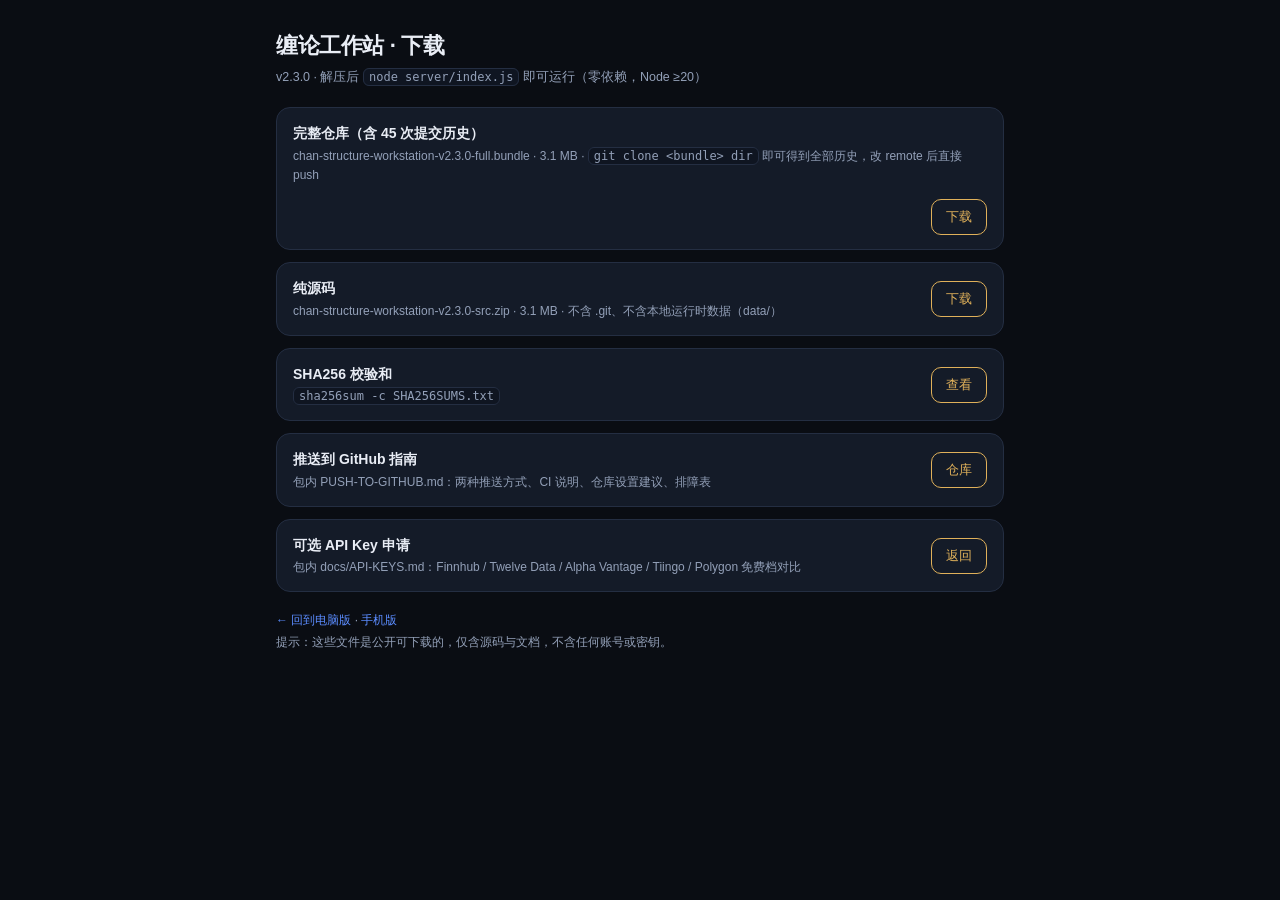
<file: docs/downloads/index.html>
<!DOCTYPE html>
<html lang="zh-CN" data-theme="dark">
<head>
<meta charset="UTF-8">
<meta name="viewport" content="width=device-width,initial-scale=1,viewport-fit=cover">
<title>下载 · 缠论工作站</title>
<style>
  :root{--bg:#0a0d13;--panel:#141b28;--line:#242e42;--text:#e9edf5;--muted:#93a0b8;--gold:#e0b15a;--accent:#5b8cff}
  *{margin:0;padding:0;box-sizing:border-box}
  body{background:var(--bg);color:var(--text);font:14px/1.6 -apple-system,"PingFang SC","Microsoft YaHei",sans-serif;padding:28px 16px 60px;max-width:760px;margin:0 auto}
  h1{font-size:22px;letter-spacing:-.4px;margin-bottom:4px}
  .sub{color:var(--muted);font-size:12.5px;margin-bottom:20px}
  .item{background:var(--panel);border:1px solid var(--line);border-radius:14px;padding:14px 16px;margin-bottom:12px;display:flex;align-items:center;gap:14px;flex-wrap:wrap}
  .item b{font-size:14px;display:block}
  .item .m{color:var(--muted);font-size:12px;margin-top:2px}
  .item a{margin-left:auto;color:var(--gold);text-decoration:none;border:1px solid var(--gold);padding:7px 14px;border-radius:10px;font-size:12.5px;white-space:nowrap}
  code{background:#0f1521;border:1px solid var(--line);border-radius:6px;padding:1px 5px;font-size:12px}
  .foot{color:var(--muted);font-size:12px;margin-top:18px;line-height:1.8}
  a.back{color:var(--accent);text-decoration:none}
</style>
</head>
<body>
<h1>缠论工作站 · 下载</h1>
<div class="sub">v2.3.0 · 解压后 <code>node server/index.js</code> 即可运行（零依赖，Node ≥20）</div>

<div class="item"><div><b>完整仓库（含 45 次提交历史）</b><div class="m">chan-structure-workstation-v2.3.0-full.bundle · 3.1 MB · <code>git clone &lt;bundle&gt; dir</code> 即可得到全部历史，改 remote 后直接 push</div></div><a href="chan-structure-workstation-v2.3.0-full.bundle">下载</a></div>

<div class="item"><div><b>纯源码</b><div class="m">chan-structure-workstation-v2.3.0-src.zip · 3.1 MB · 不含 .git、不含本地运行时数据（data/）</div></div><a href="chan-structure-workstation-v2.3.0-src.zip">下载</a></div>

<div class="item"><div><b>SHA256 校验和</b><div class="m"><code>sha256sum -c SHA256SUMS.txt</code></div></div><a href="SHA256SUMS.txt">查看</a></div>

<div class="item"><div><b>推送到 GitHub 指南</b><div class="m">包内 PUSH-TO-GITHUB.md：两种推送方式、CI 说明、仓库设置建议、排障表</div></div><a href="https://github.com/JustinGongjj/chan-structure-workstation">仓库</a></div>

<div class="item"><div><b>可选 API Key 申请</b><div class="m">包内 docs/API-KEYS.md：Finnhub / Twelve Data / Alpha Vantage / Tiingo / Polygon 免费档对比</div></div><a href="../">返回</a></div>

<div class="foot">
  <a class="back" href="/">← 回到电脑版</a> · <a class="back" href="/m/">手机版</a><br>
  提示：这些文件是公开可下载的，仅含源码与文档，不含任何账号或密钥。
</div>
</body>
</html>
</file>
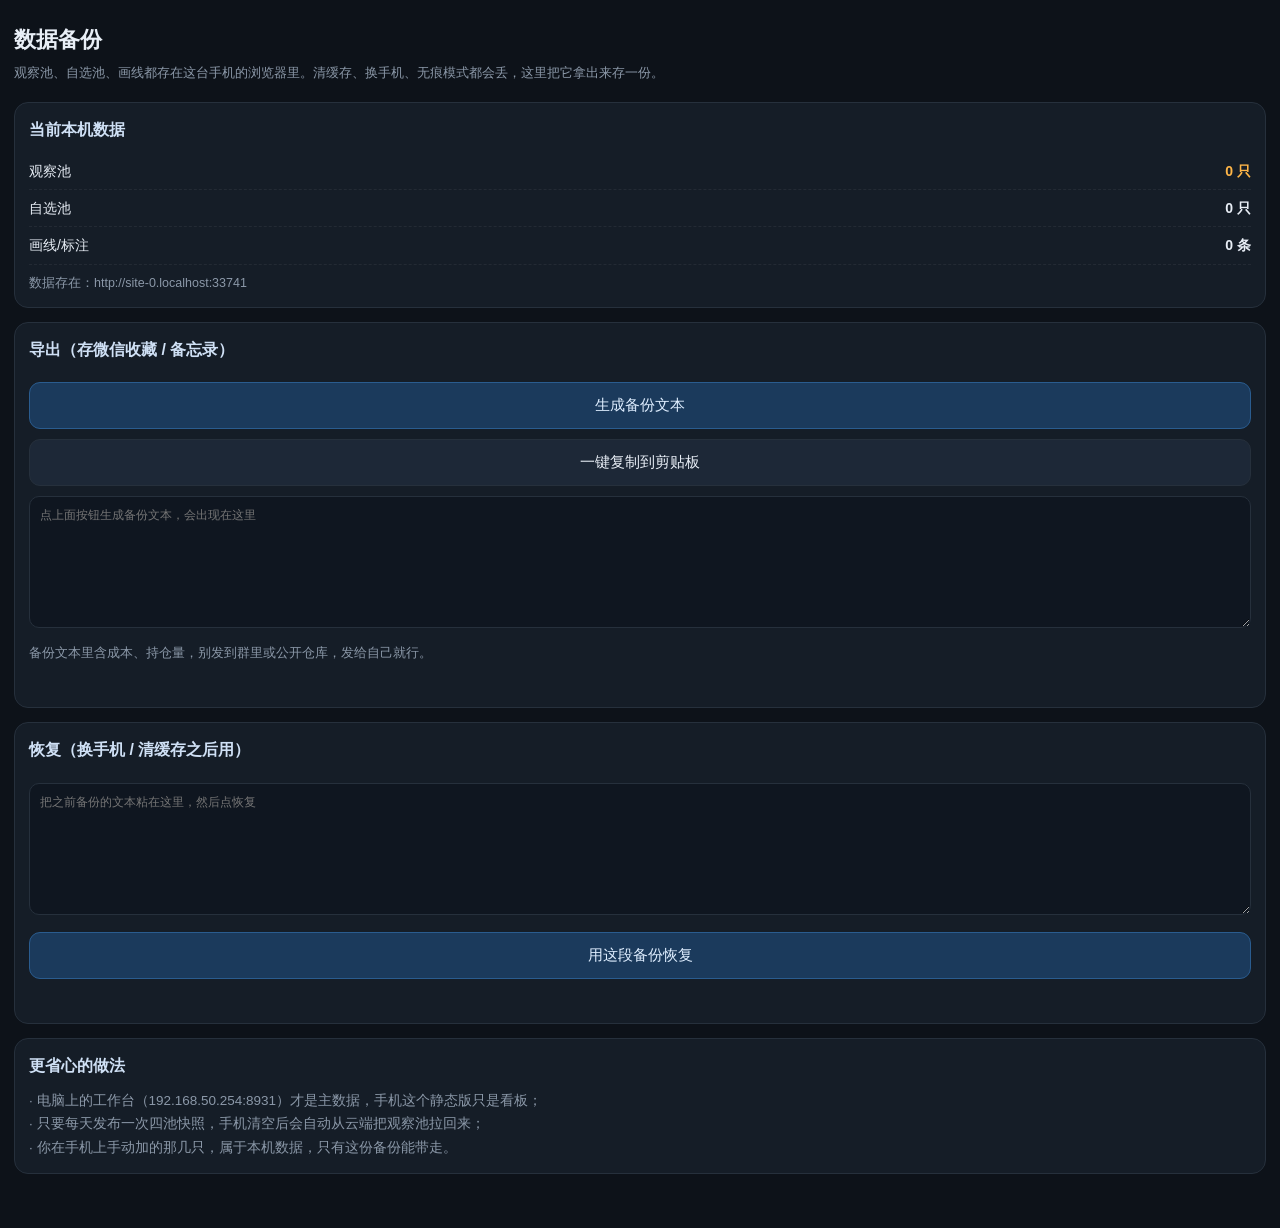
<file: docs/m/backup.html>
<!DOCTYPE html>
<html lang="zh-CN">
<head>
<meta charset="utf-8" />
<meta name="viewport" content="width=device-width,initial-scale=1,viewport-fit=cover" />
<title>数据备份 · 缠论工作台</title>
<style>
  :root{--bg:#0d1219;--card:#151d27;--line:#26303c;--tx:#e8eef6;--dim:#8b98a8;--ac:#4c9fff;--ok:#33c07f;--warn:#ffb648}
  *{box-sizing:border-box}
  body{margin:0;background:var(--bg);color:var(--tx);font:15px/1.6 -apple-system,"PingFang SC","Microsoft YaHei",sans-serif;padding:18px 14px 40px}
  h1{font-size:22px;margin:4px 0 6px}
  .sub{color:var(--dim);font-size:13px;margin-bottom:18px}
  .card{background:var(--card);border:1px solid var(--line);border-radius:14px;padding:14px;margin-bottom:14px}
  .row{display:flex;justify-content:space-between;padding:7px 0;border-bottom:1px dashed rgba(255,255,255,.06);font-size:14px}
  .row:last-child{border-bottom:0}
  .row b{font-weight:600}
  .ok{color:var(--ok)}.warn{color:var(--warn)}
  button{width:100%;padding:13px;border-radius:11px;border:1px solid var(--line);background:#1d2837;color:var(--tx);font-size:15px;margin-top:10px;cursor:pointer}
  button.primary{background:#1b3a5c;border-color:#2a5c8f;color:#dfeeff}
  button.ghost{background:transparent}
  textarea{width:100%;min-height:132px;background:#0f1620;color:var(--tx);border:1px solid var(--line);border-radius:10px;padding:10px;font:12px/1.5 ui-monospace,Consolas,monospace;margin-top:10px;resize:vertical}
  .tip{color:var(--dim);font-size:12.5px;margin-top:8px}
  h2{font-size:16px;margin:0 0 10px;color:#cfe0f5}
  .msg{margin-top:10px;font-size:13.5px;min-height:20px}
</style>
</head>
<body>
  <h1>数据备份</h1>
  <div class="sub">观察池、自选池、画线都存在这台手机的浏览器里。清缓存、换手机、无痕模式都会丢，这里把它拿出来存一份。</div>

  <div class="card">
    <h2>当前本机数据</h2>
    <div class="row"><span>观察池</span><b id="n-pool">—</b></div>
    <div class="row"><span>自选池</span><b id="n-watch">—</b></div>
    <div class="row"><span>画线/标注</span><b id="n-draw">—</b></div>
    <div class="tip" id="origin"></div>
  </div>

  <div class="card">
    <h2>导出（存微信收藏 / 备忘录）</h2>
    <button class="primary" id="btn-export">生成备份文本</button>
    <button id="btn-copy">一键复制到剪贴板</button>
    <textarea id="box" placeholder="点上面按钮生成备份文本，会出现在这里"></textarea>
    <div class="tip">备份文本里含成本、持仓量，别发到群里或公开仓库，发给自己就行。</div>
    <div class="msg" id="m1"></div>
  </div>

  <div class="card">
    <h2>恢复（换手机 / 清缓存之后用）</h2>
    <textarea id="inbox" placeholder="把之前备份的文本粘在这里，然后点恢复"></textarea>
    <button class="primary" id="btn-restore">用这段备份恢复</button>
    <div class="msg" id="m2"></div>
  </div>

  <div class="card">
    <h2>更省心的做法</h2>
    <div class="tip" style="font-size:13.5px;line-height:1.75">
      · 电脑上的工作台（192.168.50.254:8931）才是主数据，手机这个静态版只是看板；<br>
      · 只要每天发布一次四池快照，手机清空后会自动从云端把观察池拉回来；<br>
      · 你在手机上手动加的那几只，属于本机数据，只有这份备份能带走。
    </div>
  </div>

<script>
(function () {
  var K = { pool: 'chan-pool', watch: 'chan-watchlist', draw: 'chan-drawings' };
  var $ = function (s) { return document.querySelector(s); };
  function read(k) { try { var v = localStorage.getItem(k); return v ? JSON.parse(v) : null; } catch (e) { return null; } }
  function write(k, v) { try { localStorage.setItem(k, JSON.stringify(v)); return true; } catch (e) { return false; } }
  function countPoolRaw(raw) {
    if (!raw) return 0;
    if (Array.isArray(raw)) return raw.length;
    var n = 0;
    Object.keys(raw).forEach(function (m) { if (Array.isArray(raw[m])) n += raw[m].length; });
    return n;
  }

  function refresh() {
    var p = read(K.pool), w = read(K.watch), d = read(K.draw);
    $('#n-pool').textContent = countPoolRaw(p) + ' 只';
    $('#n-watch').textContent = countPoolRaw(w) + ' 只';
    $('#n-draw').textContent = (d ? Object.keys(d).length : 0) + ' 条';
    $('#n-pool').className = countPoolRaw(p) ? 'ok' : 'warn';
    $('#origin').textContent = '数据存在：' + location.origin;
  }

  function dump() {
    return JSON.stringify({
      v: 1,
      at: new Date().toISOString(),
      from: location.origin,
      pool: read(K.pool),
      watchlist: read(K.watch),
      drawings: read(K.draw)
    }, null, 2);
  }

  $('#btn-export').onclick = function () {
    $('#box').value = dump();
    $('#m1').textContent = '已生成，长度 ' + $('#box').value.length + ' 字';
  };

  $('#btn-copy').onclick = function () {
    if (!$('#box').value) $('#box').value = dump();
    var txt = $('#box').value;
    var done = function () { $('#m1').textContent = '已复制，去微信收藏或备忘录粘贴保存'; };
    if (navigator.clipboard && navigator.clipboard.writeText) {
      navigator.clipboard.writeText(txt).then(done).catch(function () { fallback(); });
    } else { fallback(); }
    function fallback() {
      var b = $('#box'); b.focus(); b.select();
      try { document.execCommand('copy'); done(); } catch (e) { $('#m1').textContent = '自动复制失败，请长按文本框手动复制'; }
    }
  };

  $('#btn-restore').onclick = function () {
    var txt = $('#inbox').value.trim();
    if (!txt) { $('#m2').textContent = '先把备份文本粘进来'; return; }
    var o;
    try { o = JSON.parse(txt); } catch (e) { $('#m2').textContent = '文本不是合法备份（解析失败）'; return; }
    if (!o || (!o.pool && !o.watchlist && !o.drawings)) { $('#m2').textContent = '这段文本里没有可恢复的数据'; return; }
    var n = 0;
    if (o.pool && write(K.pool, o.pool)) n++;
    if (o.watchlist && write(K.watch, o.watchlist)) n++;
    if (o.drawings && write(K.draw, o.drawings)) n++;
    if (!n) { $('#m2').textContent = '写入失败：可能存储空间已满'; return; }
    $('#m2').className = 'msg ok';
    $('#m2').textContent = '已恢复 ' + n + ' 项，正在重新打开…';
    setTimeout(function () { location.replace('/m/'); }, 900);
  };

  refresh();
})();
</script>
</body>
</html>
</file>
